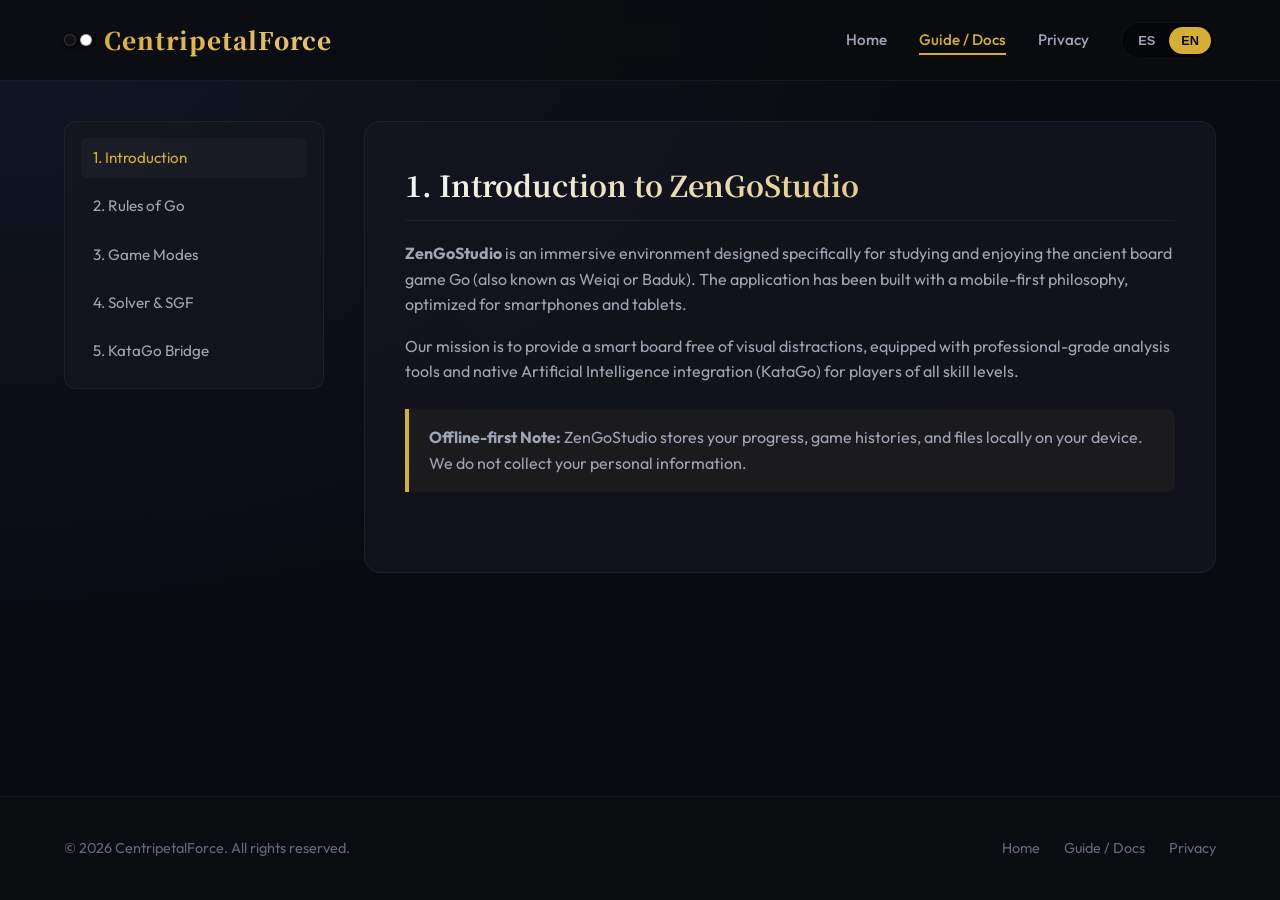
<file: docs.html>
<!DOCTYPE html>
<html lang="en" class="lang-en-active">
<head>
  <meta charset="UTF-8">
  <meta name="viewport" content="width=device-width, initial-scale=1.0">
  <title>ZenGoStudio — Guía del Usuario / User Manual</title>
  <meta name="description" content="User manual and documentation for ZenGoStudio, covering rules of Go, game modes (PvP, WebRTC, Tsumego, KataGo AI), and SGF imports.">
  <link rel="icon" type="image/svg+xml" href="data:image/svg+xml,<svg xmlns='http://www.w3.org/2000/svg' viewBox='0 0 100 100'><circle cx='35' cy='50' r='25' fill='%23111111' stroke='rgba(255,255,255,0.2)' stroke-width='4'/><circle cx='65' cy='50' r='25' fill='%23ffffff' stroke='rgba(0,0,0,0.3)' stroke-width='4'/></svg>">
  <link rel="stylesheet" href="style.css">
</head>
<body>

  <!-- Site Header -->
  <header class="site-header" id="main-header">
    <div class="container nav-wrapper">
      <a href="index.html" class="brand-logo" id="header-logo">
        <div class="yin-yang-icon">
          <div class="logo-stone black"></div>
          <div class="logo-stone white"></div>
        </div>
        <h1>CentripetalForce</h1>
      </a>
      
      <nav>
        <ul class="nav-menu" id="header-nav-menu">
          <li><a href="index.html" class="nav-link" id="nav-home"><span class="lang-es">Inicio</span><span class="lang-en">Home</span></a></li>
          <li><a href="docs.html" class="nav-link active" id="nav-guide"><span class="lang-es">Guía / Docs</span><span class="lang-en">Guide / Docs</span></a></li>
          <li><a href="privacy.html" class="nav-link" id="nav-privacy"><span class="lang-es">Privacidad</span><span class="lang-en">Privacy</span></a></li>
          <li>
            <div class="lang-switcher" id="header-lang-switcher">
              <button class="lang-btn" id="btn-lang-es" onclick="setLanguage('es')">ES</button>
              <button class="lang-btn active" id="btn-lang-en" onclick="setLanguage('en')">EN</button>
            </div>
          </li>
        </ul>
      </nav>
    </div>
  </header>

  <!-- Docs Section -->
  <main class="container" id="main-content">
    <div class="docs-layout" id="docs-layout-container">
      
      <!-- Sidebar Navigation -->
      <aside class="docs-sidebar" id="docs-sidebar-nav">
        <ul class="docs-nav" id="sidebar-links">
          <li class="docs-nav-item">
            <a href="#section-intro" class="docs-nav-link active" onclick="switchSection(event, 'section-intro')">
              <span class="lang-es">1. Introducción</span>
              <span class="lang-en">1. Introduction</span>
            </a>
          </li>
          <li class="docs-nav-item">
            <a href="#section-rules" class="docs-nav-link" onclick="switchSection(event, 'section-rules')">
              <span class="lang-es">2. Reglas del Go</span>
              <span class="lang-en">2. Rules of Go</span>
            </a>
          </li>
          <li class="docs-nav-item">
            <a href="#section-modes" class="docs-nav-link" onclick="switchSection(event, 'section-modes')">
              <span class="lang-es">3. Modos de Juego</span>
              <span class="lang-en">3. Game Modes</span>
            </a>
          </li>
          <li class="docs-nav-item">
            <a href="#section-tsumego" class="docs-nav-link" onclick="switchSection(event, 'section-tsumego')">
              <span class="lang-es">4. Banco & SGF</span>
              <span class="lang-en">4. Solver & SGF</span>
            </a>
          </li>
          <li class="docs-nav-item">
            <a href="#section-katago" class="docs-nav-link" onclick="switchSection(event, 'section-katago')">
              <span class="lang-es">5. Puente KataGo</span>
              <span class="lang-en">5. KataGo Bridge</span>
            </a>
          </li>
        </ul>
      </aside>

      <!-- Main Docs Content -->
      <section class="docs-content" id="docs-main-content">
        
        <!-- Section 1: Intro -->
        <div id="section-intro" class="docs-section active">
          <h2>
            <span class="lang-es">1. Introducción a ZenGoStudio</span>
            <span class="lang-en">1. Introduction to ZenGoStudio</span>
          </h2>
          <div class="lang-es">
            <p><strong>ZenGoStudio</strong> es un entorno inmersivo diseñado específicamente para el estudio y disfrute del juego de mesa milenario Go (también conocido como Weiqi o Baduk). La aplicación ha sido concebida con un enfoque móvil-first y optimizada tanto para smartphones como para tablets.</p>
            <p>Nuestra misión es proveer un tablero inteligente libre de distracciones visuales, dotado de herramientas analíticas de nivel profesional e integración nativa de Inteligencia Artificial (KataGo) para jugadores de todos los niveles.</p>
            <div class="highlight-box">
              <strong>Nota sobre diseño offline:</strong> ZenGoStudio almacena tus progresos, historiales y archivos localmente en el dispositivo. No recopilamos tu información personal.
            </div>
          </div>
          <div class="lang-en">
            <p><strong>ZenGoStudio</strong> is an immersive environment designed specifically for studying and enjoying the ancient board game Go (also known as Weiqi or Baduk). The application has been built with a mobile-first philosophy, optimized for smartphones and tablets.</p>
            <p>Our mission is to provide a smart board free of visual distractions, equipped with professional-grade analysis tools and native Artificial Intelligence integration (KataGo) for players of all skill levels.</p>
            <div class="highlight-box">
              <strong>Offline-first Note:</strong> ZenGoStudio stores your progress, game histories, and files locally on your device. We do not collect your personal information.
            </div>
          </div>
        </div>

        <!-- Section 2: Rules -->
        <div id="section-rules" class="docs-section">
          <h2>
            <span class="lang-es">2. Reglas del Go en la Aplicación</span>
            <span class="lang-en">2. Rules of Go in the App</span>
          </h2>
          <div class="lang-es">
            <p>Para aprender a jugar rápidamente y entender el comportamiento del validador de ZenGoStudio, estas son las reglas esenciales y mecánicas fundamentales de captura:</p>
            
            <h3>A. Libertades</h3>
            <p>Cada piedra colocada en el tablero debe tener al menos una intersección adyacente (horizontal o vertical) que esté vacía. Esta intersección libre se llama <strong>libertad</strong>. Si varias piedras del mismo color están adyacentes entre sí, forman una sola cadena o grupo y comparten todas sus libertades.</p>
            
            <h3>B. Atari</h3>
            <p>Cuando a una piedra o grupo de piedras le queda una sola libertad restante, se dice que está en <strong>Atari</strong>. Esto significa que está a un solo movimiento de ser capturada por el oponente en su siguiente turno.</p>
            
            <h3>C. Captura y Suicidio</h3>
            <p>Si ocupas todas las libertades de un grupo enemigo, este queda capturado y se retira del tablero. La regla del <strong>Suicidio</strong> prohíbe jugar una piedra en una intersección donde no tenga libertades, a menos que ese movimiento capture piedras enemigas y libere espacio en el tablero, haciéndolo completamente legal.</p>
            
            <h3>D. Regla de Ko (No Repetición)</h3>
            <p>Para evitar bucles infinitos, no está permitido capturar una única piedra si esto recrea de forma exacta el estado del tablero del turno anterior. El jugador en <strong>Ko</strong> debe realizar una jugada en otra zona del tablero (una amenaza de Ko) antes de poder recapturar la piedra original en turnos posteriores.</p>
          </div>
          <div class="lang-en">
            <p>To quickly start playing and understand ZenGoStudio's validation engine, these are the essential rules and capture mechanics:</p>
            
            <h3>A. Liberties</h3>
            <p>Every stone placed on the board must have at least one adjacent empty intersection (horizontally or vertically). This empty point is called a <strong>liberty</strong>. When stones of the same color are adjacent, they connect to form a string and share all their liberties.</p>
            
            <h3>B. Atari</h3>
            <p>When a stone or a string of connected stones is down to its last single liberty, it is said to be in <strong>Atari</strong>. This indicates that it is almost surrounded and will be captured if the opponent plays on that last liberty.</p>
            
            <h3>C. Capture & Suicide</h3>
            <p>If you occupy all liberties of an opposing string, it is captured and removed from the board. The <strong>Suicide</strong> rule forbids placing a stone on a point with no liberties, unless that play captures opposing stones, which removes them and immediately restores liberties to the placed stone.</p>
            
            <h3>D. Ko Rule (No Repetition)</h3>
            <p>To prevent endless capturing back and forth, a player cannot capture a single stone if it immediately repeats the exact board state of the previous turn. The player in <strong>Ko</strong> must play a move elsewhere on the board (a Ko threat) before being allowed to recapture in subsequent turns.</p>
          </div>
        </div>

        <!-- Section 3: Game Modes -->
        <div id="section-modes" class="docs-section">
          <h2>
            <span class="lang-es">3. Modos de Juego</span>
            <span class="lang-en">3. Game Modes</span>
          </h2>
          <div class="lang-es">
            <p>ZenGoStudio ofrece diversos formatos adaptados tanto a la práctica en solitario como al juego competitivo:</p>
            <h3>A. PvP Local (Tablero Inmersivo)</h3>
            <p>Permite a dos personas jugar en el mismo dispositivo física y simultáneamente. Al pulsar <strong>Iniciar Juego</strong>, la aplicación oculta la navegación del sistema y maximiza el Goban (tablero) para que ocupe todo el espacio táctil. Incluye relojes con soporte para Byo-Yomi e incrementos Fischer.</p>
            <h3>B. Multijugador LAN / WebRTC</h3>
            <p>Juega contra amigos en otra habitación o en cualquier parte del mundo sin registrarte. Ingresa un PIN de 4 dígitos generado por la app; ambos dispositivos se conectarán directamente mediante la red P2P WebRTC.</p>
            <h3>C. Sandbox de Estudio (Estilo Libre)</h3>
            <p>Un tablero libre para colocar piedras sin restricciones de turnos, ideal para recrear partidas famosas, probar variantes tácticas o analizar problemas complejos de forma visual.</p>
          </div>
          <div class="lang-en">
            <p>ZenGoStudio offers various formats tailored for solo practice and competitive play:</p>
            <h3>A. Local PvP (Immersive Goban)</h3>
            <p>Play against another person face-to-face on the same device. When clicking <strong>Start Game</strong>, the application hides the headers and navigation, scaling the board to cover the full screen. Includes professional chess clocks supporting Byo-Yomi and Fischer increments.</p>
            <h3>B. WebRTC P2P Multiplayer</h3>
            <p>Play against friends nearby or worldwide without creating an account. Enter a 4-digit PIN code generated by the app, and both devices will automatically connect directly using WebRTC peer-to-peer signalling.</p>
            <h3>C. Study Sandbox (Free Board)</h3>
            <p>A free-play board allowing you to place stones without strict turn restrictions. Ideal for reviewing famous games, testing tactical variants, or exploring complex shapes.</p>
          </div>
        </div>

        <!-- Section 4: Tsumego -->
        <div id="section-tsumego" class="docs-section">
          <h2>
            <span class="lang-es">4. Banco de Tsumegos e Importación SGF</span>
            <span class="lang-en">4. Tsumego Bank & SGF Import</span>
          </h2>
          <div class="lang-es">
            <p>El dominio táctico del Go reside en la resolución de ejercicios de Vida y Muerte (Tsumegos). ZenGoStudio incluye un solucionador interactivo inteligente:</p>
            <h3>A. Árbol de Respuestas (Branching)</h3>
            <p>Al intentar solucionar un problema, la aplicación responderá de forma automática reproduciendo los movimientos del defensor. Si juegas un movimiento incorrecto o fallido, el sistema te lo notificará visualmente para que puedas volver a intentar la secuencia correcta.</p>
            <h3>B. Importación SGF Local</h3>
            <p>Puedes importar tus propios problemas en formato estándar `.sgf` directamente desde el almacenamiento de tu teléfono. El lector procesará las marcas iniciales de piedras (`AB`, `AW`), el turno de juego (`PL`) y las ramas de variaciones para adaptarlas a la interfaz interactiva de la aplicación.</p>
          </div>
          <div class="lang-en">
            <p>Tactical mastery in Go comes from solving life-and-death puzzles (Tsumegos). ZenGoStudio includes a smart interactive solver:</p>
            <h3>A. Dynamic Branching</h3>
            <p>When solving an exercise, the app automatically replies as the defender. If you make a mistake, the system provides visual feedback, allowing you to backtrack and find the winning sequence.</p>
            <h3>B. Local SGF Problem Imports</h3>
            <p>Import your own problem files in standard `.sgf` format directly from your device storage. The parser reads initial stones (`AB`, `AW`), starting player (`PL`), and variation trees, converting them into an interactive game challenge.</p>
          </div>
        </div>

        <!-- Section 5: KataGo -->
        <div id="section-katago" class="docs-section">
          <h2>
            <span class="lang-es">5. Puente de Inteligencia Artificial (KataGo)</span>
            <span class="lang-en">5. KataGo AI Engine Bridge</span>
          </h2>
          <div class="lang-es">
            <p>Para análisis de nivel profesional, la aplicación integra de forma nativa la red neuronal de <strong>KataGo</strong>:</p>
            <h3>A. Motor ARM64 Nativo (Android/iOS)</h3>
            <p>En dispositivos móviles, KataGo corre directamente en el hardware local usando la GPU/NPU del dispositivo a través de GTP de baja latencia. Esto permite obtener análisis exactos y sugerencias de jugadas óptimas sin necesidad de conexión a internet o servidores remotos.</p>
            <h3>B. Análisis Interactivo de Partidas</h3>
            <p>Activa el modo de asistencia para visualizar un mapa de calor en tiempo real que indica los mejores puntos de juego en el tablero, la estimación del porcentaje de victoria para cada bando y el cálculo exacto del territorio (puntuación estimada).</p>
          </div>
          <div class="lang-en">
            <p>For professional-grade game analysis, the app features native integration with the <strong>KataGo</strong> neural network:</p>
            <h3>A. Native ARM64 Engine (Android/iOS)</h3>
            <p>On mobile platforms, KataGo runs locally on the device's GPU/NPU via low-latency GTP. This provides accurate move suggestions and win-rate evaluations without requiring internet connectivity or remote servers.</p>
            <h3>B. Interactive Game Review</h3>
            <p>Enable the analysis helper to display a real-time heatmap representing the best candidate moves, winrate estimates, and live territory projections.</p>
          </div>
        </div>

      </section>
    </div>
  </main>

  <!-- Site Footer -->
  <footer class="site-footer" id="main-footer">
    <div class="container footer-wrapper">
      <p id="footer-copy">&copy; 2026 CentripetalForce. <span class="lang-es">Todos los derechos reservados.</span><span class="lang-en">All rights reserved.</span></p>
      <ul class="footer-links" id="footer-links-list">
        <li><a href="index.html" class="footer-link"><span class="lang-es">Inicio</span><span class="lang-en">Home</span></a></li>
        <li><a href="docs.html" class="footer-link"><span class="lang-es">Guía / Docs</span><span class="lang-en">Guide / Docs</span></a></li>
        <li><a href="privacy.html" class="footer-link"><span class="lang-es">Privacidad</span><span class="lang-en">Privacy</span></a></li>
      </ul>
    </div>
  </footer>

  <script>
    // Language Switcher Logic
    function setLanguage(lang) {
      const htmlEl = document.documentElement;
      const btnEs = document.getElementById('btn-lang-es');
      const btnEn = document.getElementById('btn-lang-en');

      if (lang === 'en') {
        htmlEl.classList.remove('lang-es-active');
        htmlEl.classList.add('lang-en-active');
        htmlEl.setAttribute('lang', 'en');
        if (btnEs) btnEs.classList.remove('active');
        if (btnEn) btnEn.classList.add('active');
        localStorage.setItem('cf_lang', 'en');
      } else {
        htmlEl.classList.remove('lang-en-active');
        htmlEl.classList.add('lang-es-active');
        htmlEl.setAttribute('lang', 'es');
        if (btnEs) btnEs.classList.add('active');
        if (btnEn) btnEn.classList.remove('active');
        localStorage.setItem('cf_lang', 'es');
      }
    }

    // Interactive tabs for sections
    function switchSection(event, sectionId) {
      event.preventDefault();
      
      // Remove active from all sidebar links
      const links = document.querySelectorAll('.docs-nav-link');
      links.forEach(link => link.classList.remove('active'));
      
      // Add active to clicked link
      event.currentTarget.classList.add('active');
      
      // Hide all sections
      const sections = document.querySelectorAll('.docs-section');
      sections.forEach(section => section.classList.remove('active'));
      
      // Show target section
      const target = document.getElementById(sectionId);
      if (target) target.classList.add('active');

      // Scroll smoothly to main content container if on mobile
      if (window.innerWidth <= 768) {
        document.getElementById('docs-main-content').scrollIntoView({ behavior: 'smooth' });
      }
    }

    // Initialize Language Preference
    window.addEventListener('DOMContentLoaded', () => {
      const savedLang = localStorage.getItem('cf_lang') || 'en';
      setLanguage(savedLang);
    });
  </script>
</body>
</html>
</file>
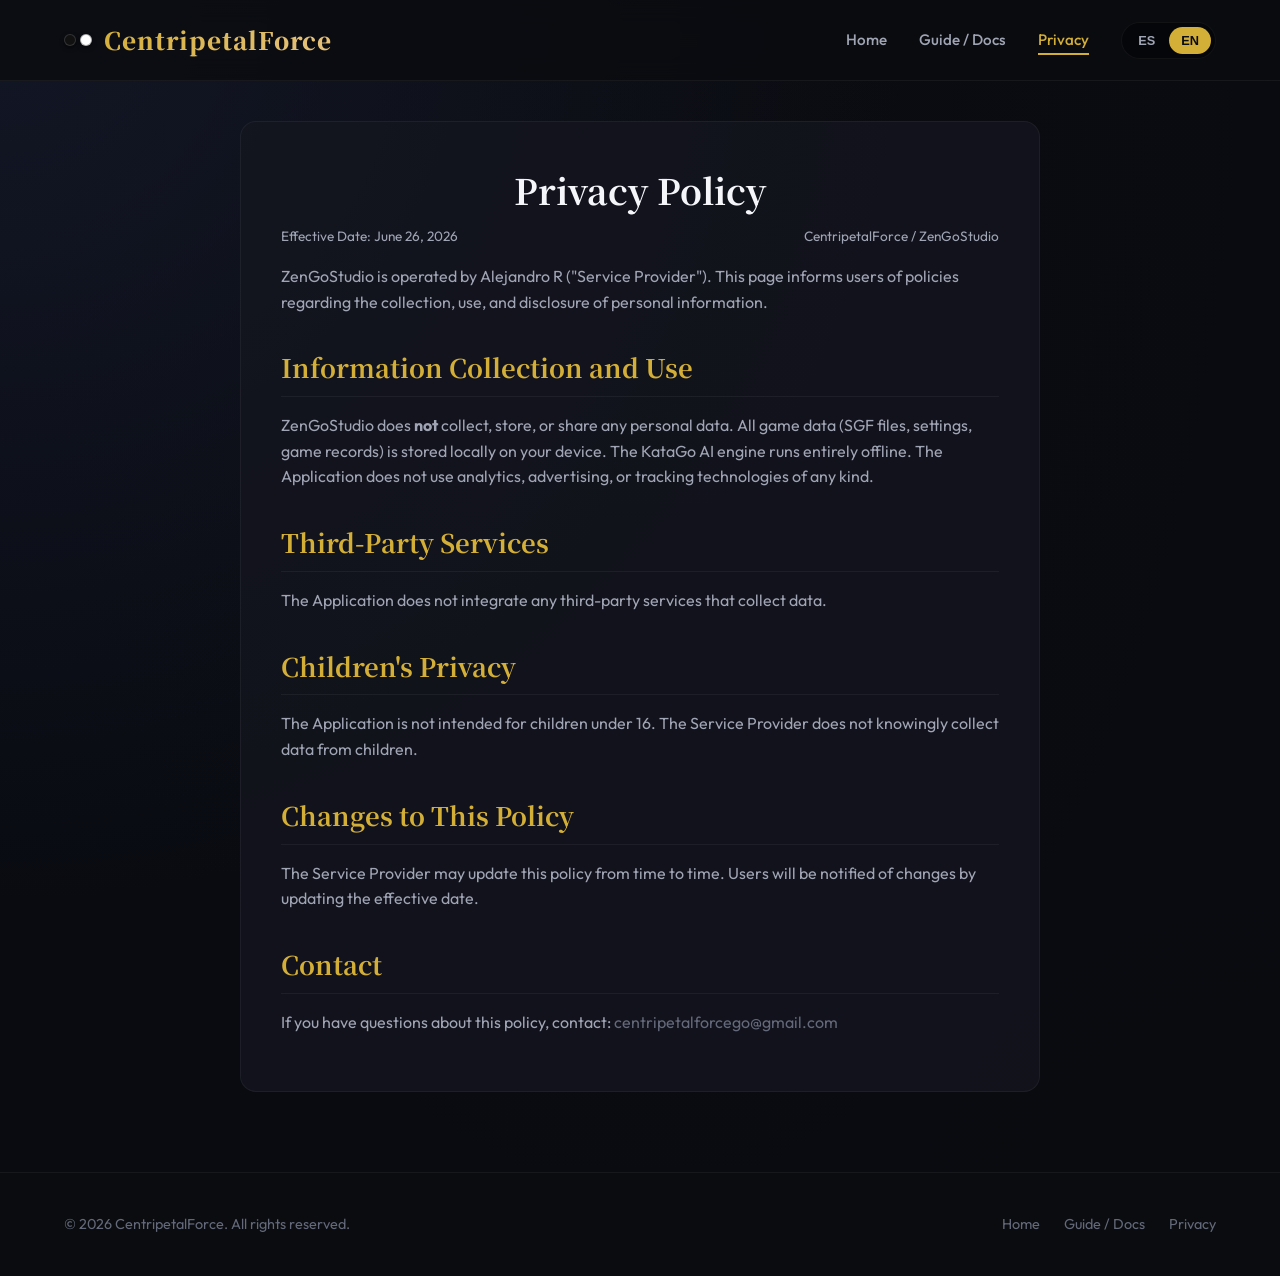
<file: privacy.html>
<!DOCTYPE html>
<html lang="en" class="lang-en-active">
<head>
  <meta charset="UTF-8">
  <meta name="viewport" content="width=device-width, initial-scale=1.0">
  <title>ZenGoStudio — Política de Privacidad / Privacy Policy</title>
  <meta name="description" content="Official Privacy Policy for ZenGoStudio, explaining data handling, local storage, WebRTC matches, and Google Play billing details.">
  <link rel="icon" type="image/svg+xml" href="data:image/svg+xml,<svg xmlns='http://www.w3.org/2000/svg' viewBox='0 0 100 100'><circle cx='35' cy='50' r='25' fill='%23111111' stroke='rgba(255,255,255,0.2)' stroke-width='4'/><circle cx='65' cy='50' r='25' fill='%23ffffff' stroke='rgba(0,0,0,0.3)' stroke-width='4'/></svg>">
  <link rel="stylesheet" href="style.css">
</head>
<body>

  <!-- Site Header -->
  <header class="site-header" id="main-header">
    <div class="container nav-wrapper">
      <a href="index.html" class="brand-logo" id="header-logo">
        <div class="yin-yang-icon">
          <div class="logo-stone black"></div>
          <div class="logo-stone white"></div>
        </div>
        <h1>CentripetalForce</h1>
      </a>
      
      <nav>
        <ul class="nav-menu" id="header-nav-menu">
          <li><a href="index.html" class="nav-link" id="nav-home"><span class="lang-es">Inicio</span><span class="lang-en">Home</span></a></li>
          <li><a href="docs.html" class="nav-link" id="nav-guide"><span class="lang-es">Guía / Docs</span><span class="lang-en">Guide / Docs</span></a></li>
          <li><a href="privacy.html" class="nav-link active" id="nav-privacy"><span class="lang-es">Privacidad</span><span class="lang-en">Privacy</span></a></li>
          <li>
            <div class="lang-switcher" id="header-lang-switcher">
              <button class="lang-btn" id="btn-lang-es" onclick="setLanguage('es')">ES</button>
              <button class="lang-btn active" id="btn-lang-en" onclick="setLanguage('en')">EN</button>
            </div>
          </li>
        </ul>
      </nav>
    </div>
  </header>

  <!-- Privacy Content -->
  <main class="container" id="main-content">
    <div class="privacy-layout" id="privacy-policy-container">
      
      <!-- Bilingual Heading Toggle -->
      <h1 style="font-family: var(--font-title); font-size: 2.2rem; text-align: center; margin-bottom: 8px;">
        <span class="lang-es">Política de Privacidad</span>
        <span class="lang-en">Privacy Policy</span>
      </h1>
      
      <p class="privacy-meta" id="privacy-metadata">
        <span><span class="lang-es">Fecha de entrada en vigor: 26 de junio de 2026</span><span class="lang-en">Effective Date: June 26, 2026</span></span>
        <span>CentripetalForce / ZenGoStudio</span>
      </p>

      <!-- SPANISH PRIVACY POLICY -->
      <div class="lang-es" id="policy-es">
        <p>ZenGoStudio es operado por Alejandro R ("Proveedor del Servicio"). Esta página informa a los usuarios sobre las políticas relativas a la recopilación, uso y divulgación de información personal.</p>
        
        <h2>Recopilación y Uso de Información</h2>
        <p>ZenGoStudio <strong>no</strong> recopila, almacena ni comparte ningún dato personal. Todos los datos del juego (archivos SGF, configuraciones, registros de partidas) se almacenan localmente en tu dispositivo. El motor de IA KataGo funciona completamente fuera de línea. La Aplicación no utiliza análisis, publicidad ni tecnologías de seguimiento de ningún tipo.</p>

        <h2>Servicios de Terceros</h2>
        <p>La Aplicación no integra ningún servicio de terceros que recopile datos.</p>

        <h2>Privacidad de los Niños</h2>
        <p>La Aplicación no está dirigida a niños menores de 16 años. El Proveedor del Servicio no recopila a sabiendas datos de niños.</p>

        <h2>Cambios a esta Política</h2>
        <p>El Proveedor del Servicio puede actualizar esta política de vez en cuando. Se notificará a los usuarios sobre los cambios actualizando la fecha de entrada en vigor.</p>

        <h2>Contacto</h2>
        <p>Si tienes preguntas sobre esta política, ponte en contacto en: <a href="mailto:centripetalforcego@gmail.com" class="footer-link">centripetalforcego@gmail.com</a></p>
      </div>

      <!-- ENGLISH PRIVACY POLICY -->
      <div class="lang-en" id="policy-en">
        <p>ZenGoStudio is operated by Alejandro R ("Service Provider"). This page informs users of policies regarding the collection, use, and disclosure of personal information.</p>
        
        <h2>Information Collection and Use</h2>
        <p>ZenGoStudio does <strong>not</strong> collect, store, or share any personal data. All game data (SGF files, settings, game records) is stored locally on your device. The KataGo AI engine runs entirely offline. The Application does not use analytics, advertising, or tracking technologies of any kind.</p>

        <h2>Third-Party Services</h2>
        <p>The Application does not integrate any third-party services that collect data.</p>

        <h2>Children's Privacy</h2>
        <p>The Application is not intended for children under 16. The Service Provider does not knowingly collect data from children.</p>

        <h2>Changes to This Policy</h2>
        <p>The Service Provider may update this policy from time to time. Users will be notified of changes by updating the effective date.</p>

        <h2>Contact</h2>
        <p>If you have questions about this policy, contact: <a href="mailto:centripetalforcego@gmail.com" class="footer-link">centripetalforcego@gmail.com</a></p>
      </div>

    </div>
  </main>

  <!-- Site Footer -->
  <footer class="site-footer" id="main-footer">
    <div class="container footer-wrapper">
      <p id="footer-copy">&copy; 2026 CentripetalForce. <span class="lang-es">Todos los derechos reservados.</span><span class="lang-en">All rights reserved.</span></p>
      <ul class="footer-links" id="footer-links-list">
        <li><a href="index.html" class="footer-link"><span class="lang-es">Inicio</span><span class="lang-en">Home</span></a></li>
        <li><a href="docs.html" class="footer-link"><span class="lang-es">Guía / Docs</span><span class="lang-en">Guide / Docs</span></a></li>
        <li><a href="privacy.html" class="footer-link"><span class="lang-es">Privacidad</span><span class="lang-en">Privacy</span></a></li>
      </ul>
    </div>
  </footer>

  <script>
    // Language Switcher Logic
    function setLanguage(lang) {
      const htmlEl = document.documentElement;
      const btnEs = document.getElementById('btn-lang-es');
      const btnEn = document.getElementById('btn-lang-en');

      if (lang === 'en') {
        htmlEl.classList.remove('lang-es-active');
        htmlEl.classList.add('lang-en-active');
        htmlEl.setAttribute('lang', 'en');
        if (btnEs) btnEs.classList.remove('active');
        if (btnEn) btnEn.classList.add('active');
        localStorage.setItem('cf_lang', 'en');
      } else {
        htmlEl.classList.remove('lang-en-active');
        htmlEl.classList.add('lang-es-active');
        htmlEl.setAttribute('lang', 'es');
        if (btnEs) btnEs.classList.add('active');
        if (btnEn) btnEn.classList.remove('active');
        localStorage.setItem('cf_lang', 'es');
      }
    }

    // Initialize Language Preference
    window.addEventListener('DOMContentLoaded', () => {
      const savedLang = localStorage.getItem('cf_lang') || 'en';
      setLanguage(savedLang);
    });
  </script>
</body>
</html>
</file>
<file: style.css>
/* CentripetalForce Portal - Premium Cyber-Dark Stylesheet */
@import url('https://fonts.googleapis.com/css2?family=Noto+Serif+JP:wght@400;700;900&family=Outfit:wght@300;400;600;800&display=swap');

:root {
  /* Color Palette matching ZenGoStudio app */
  --bg-deep: hsl(225, 30%, 5%);
  --bg-dark: #0b0c10;
  --bg-card: rgba(20, 22, 31, 0.75);
  --bg-card-hover: rgba(28, 31, 44, 0.9);
  
  --primary-gold: #d4af37;
  --primary-gold-glow: rgba(212, 175, 55, 0.25);
  --primary-gold-active: #f3cf55;
  --accent-wood: #e6c280;
  
  --text-light: #f5f6fa;
  --text-gray: #a0a5b5;
  --text-muted: #63697a;
  
  --glass-border: rgba(255, 255, 255, 0.05);
  --glass-bg: rgba(255, 255, 255, 0.02);
  
  --font-global: 'Outfit', sans-serif;
  --font-title: 'Noto Serif JP', serif;
  
  --stone-black: radial-gradient(circle at 30% 30%, #40424f 0%, #15161c 60%, #050508 100%);
  --stone-white: radial-gradient(circle at 30% 30%, #ffffff 0%, #e2e4ed 50%, #b8bac4 100%);
  
  --shadow-glow: 0 0 20px var(--primary-gold-glow);
  --transition-smooth: all 0.3s cubic-bezier(0.25, 0.8, 0.25, 1);
}

/* Global Reset */
* {
  box-sizing: border-box;
  margin: 0;
  padding: 0;
}

html {
  scroll-behavior: smooth;
}

body {
  background-color: var(--bg-deep);
  background-image: 
    radial-gradient(at 0% 0%, rgba(21, 26, 43, 0.8) 0, transparent 50%), 
    radial-gradient(at 50% 0%, rgba(11, 12, 16, 0.9) 0, transparent 70%),
    radial-gradient(at 100% 100%, rgba(13, 11, 5, 0.15) 0, transparent 50%);
  color: var(--text-light);
  font-family: var(--font-global);
  line-height: 1.6;
  min-height: 100vh;
  display: flex;
  flex-direction: column;
  overflow-x: hidden;
}

/* Scrollbar Customization */
::-webkit-scrollbar {
  width: 8px;
}
::-webkit-scrollbar-track {
  background: var(--bg-deep);
}
::-webkit-scrollbar-thumb {
  background: rgba(212, 175, 55, 0.2);
  border-radius: 4px;
}
::-webkit-scrollbar-thumb:hover {
  background: rgba(212, 175, 55, 0.4);
}

/* Layout Containers */
.container {
  width: 100%;
  max-width: 1200px;
  margin: 0 auto;
  padding: 0 24px;
}

/* Header & Navigation */
.site-header {
  backdrop-filter: blur(12px);
  -webkit-backdrop-filter: blur(12px);
  background: rgba(11, 12, 16, 0.8);
  border-bottom: 1px solid var(--glass-border);
  position: sticky;
  top: 0;
  z-index: 100;
  transition: var(--transition-smooth);
}

.nav-wrapper {
  display: flex;
  justify-content: space-between;
  align-items: center;
  height: 80px;
}

.brand-logo {
  display: flex;
  align-items: center;
  gap: 12px;
  text-decoration: none;
  color: var(--text-light);
}

.brand-logo h1 {
  font-family: var(--font-title);
  font-size: 1.5rem;
  font-weight: 900;
  letter-spacing: 1px;
  background: linear-gradient(135deg, var(--primary-gold) 0%, var(--accent-wood) 100%);
  -webkit-background-clip: text;
  -webkit-text-fill-color: transparent;
}

/* Yin Yang Logo Stone */
.yin-yang-icon {
  display: flex;
  gap: 4px;
  align-items: center;
}

.logo-stone {
  width: 12px;
  height: 12px;
  border-radius: 50%;
  box-shadow: 0 2px 4px rgba(0,0,0,0.5);
}

.logo-stone.black {
  background: #111;
  border: 1px solid rgba(255, 255, 255, 0.15);
}

.logo-stone.white {
  background: #fff;
  border: 1px solid rgba(0, 0, 0, 0.3);
}

/* Nav Menu */
.nav-menu {
  display: flex;
  align-items: center;
  gap: 32px;
  list-style: none;
}

.nav-link {
  color: var(--text-gray);
  text-decoration: none;
  font-weight: 500;
  font-size: 0.95rem;
  transition: var(--transition-smooth);
  position: relative;
  padding: 6px 0;
}

.nav-link:hover, .nav-link.active {
  color: var(--primary-gold);
}

.nav-link::after {
  content: '';
  position: absolute;
  bottom: 0;
  left: 0;
  width: 0;
  height: 2px;
  background: var(--primary-gold);
  transition: var(--transition-smooth);
}

.nav-link:hover::after, .nav-link.active::after {
  width: 100%;
}

/* Hero Section */
.hero {
  padding: 80px 0 60px;
  text-align: center;
  position: relative;
}

.hero-subtitle {
  font-size: 0.9rem;
  text-transform: uppercase;
  letter-spacing: 4px;
  color: var(--primary-gold);
  font-weight: 600;
  margin-bottom: 16px;
  text-shadow: var(--shadow-glow);
}

.hero-title {
  font-family: var(--font-title);
  font-size: 3rem;
  font-weight: 900;
  line-height: 1.2;
  margin-bottom: 24px;
  letter-spacing: -0.5px;
}

.hero-title span {
  background: linear-gradient(135deg, var(--text-light) 30%, var(--primary-gold) 100%);
  -webkit-background-clip: text;
  -webkit-text-fill-color: transparent;
}

.hero-description {
  max-width: 680px;
  margin: 0 auto 40px;
  font-size: 1.15rem;
  color: var(--text-gray);
}

/* CTA Buttons */
.cta-group {
  display: flex;
  justify-content: center;
  gap: 16px;
  flex-wrap: wrap;
}

.btn {
  display: inline-flex;
  align-items: center;
  justify-content: center;
  gap: 10px;
  padding: 12px 28px;
  border-radius: 30px;
  font-weight: 600;
  text-decoration: none;
  font-size: 0.95rem;
  cursor: pointer;
  transition: var(--transition-smooth);
}

.btn-primary {
  background: linear-gradient(135deg, var(--primary-gold) 0%, var(--accent-wood) 100%);
  color: #0b0c10;
  box-shadow: 0 4px 15px rgba(212, 175, 55, 0.3);
  border: none;
}

.btn-primary:hover {
  transform: translateY(-2px);
  box-shadow: 0 6px 20px rgba(212, 175, 55, 0.5);
}

.btn-secondary {
  background: var(--glass-bg);
  border: 1px solid var(--glass-border);
  color: var(--text-light);
}

.btn-secondary:hover {
  background: rgba(255,255,255,0.06);
  border-color: rgba(255,255,255,0.15);
  transform: translateY(-2px);
}

/* Language Switcher */
.lang-switcher {
  display: flex;
  background: rgba(0, 0, 0, 0.4);
  border: 1px solid var(--glass-border);
  border-radius: 20px;
  padding: 4px;
  gap: 2px;
}

.lang-btn {
  background: transparent;
  border: none;
  color: var(--text-gray);
  padding: 6px 12px;
  border-radius: 16px;
  font-size: 0.8rem;
  font-weight: 600;
  cursor: pointer;
  transition: var(--transition-smooth);
}

.lang-btn.active {
  background: var(--primary-gold);
  color: #0b0c10;
}

/* Feature Grid & Cards */
.features-section {
  padding: 60px 0;
}

.section-header {
  text-align: center;
  margin-bottom: 50px;
}

.section-header h2 {
  font-family: var(--font-title);
  font-size: 2.2rem;
  margin-bottom: 12px;
}

.section-header p {
  color: var(--text-gray);
  max-width: 600px;
  margin: 0 auto;
}

.grid {
  display: grid;
  grid-template-columns: repeat(auto-fit, minmax(280px, 1fr));
  gap: 30px;
}

.card {
  background: var(--bg-card);
  border: 1px solid var(--glass-border);
  border-radius: 16px;
  padding: 32px;
  transition: var(--transition-smooth);
  position: relative;
  overflow: hidden;
}

.card::before {
  content: '';
  position: absolute;
  top: 0;
  left: 0;
  width: 100%;
  height: 4px;
  background: transparent;
  transition: var(--transition-smooth);
}

.card:hover {
  transform: translateY(-5px);
  background: var(--bg-card-hover);
  border-color: rgba(212, 175, 55, 0.2);
  box-shadow: 0 10px 30px rgba(0, 0, 0, 0.4);
}

.card:hover::before {
  background: linear-gradient(90deg, var(--primary-gold), var(--accent-wood));
}

.card-icon {
  width: 48px;
  height: 48px;
  background: rgba(212, 175, 55, 0.1);
  border-radius: 12px;
  display: flex;
  align-items: center;
  justify-content: center;
  color: var(--primary-gold);
  font-size: 1.5rem;
  margin-bottom: 24px;
}

.card h3 {
  font-family: var(--font-title);
  font-size: 1.25rem;
  margin-bottom: 12px;
  color: var(--text-light);
}

.card p {
  color: var(--text-gray);
  font-size: 0.95rem;
}

/* Beautiful Interactive Goban Mockup */
/* Beautiful Interactive Goban Mockup aligned on Intersections */
.board-mockup-wrapper {
  margin: 50px auto 20px;
  max-width: 320px;
  width: 100%;
  aspect-ratio: 1;
  background: #dbb374;
  border: 6px solid #8c6221;
  border-radius: 8px;
  box-shadow: 0 15px 40px rgba(0,0,0,0.6), inset 0 0 10px rgba(0,0,0,0.2);
  padding: 16px;
  position: relative;
  display: grid;
  grid-template-columns: repeat(7, 1fr);
  grid-template-rows: repeat(7, 1fr);
  gap: 0; /* Gaps removed so grid lines align seamlessly */
}

.board-cell {
  position: relative;
  display: flex;
  align-items: center;
  justify-content: center;
  z-index: 10;
}

/* Horizontal and Vertical lines crossing at the exact center of each cell */
.board-cell::before,
.board-cell::after {
  content: '';
  position: absolute;
  background: rgba(0, 0, 0, 0.45); /* Clear, crisp grid lines */
  pointer-events: none;
}

/* Horizontal line: spans full width, centered vertically */
.board-cell::before {
  top: 50%;
  left: 0;
  right: 0;
  height: 2px;
  transform: translateY(-50%);
}

/* Vertical line: spans full height, centered horizontally */
.board-cell::after {
  left: 50%;
  top: 0;
  bottom: 0;
  width: 2px;
  transform: translateX(-50%);
}

/* --- Edge and Corner alignment so lines terminate exactly at outer intersections --- */

/* First row: vertical lines only go from center (50%) to bottom (100%) */
.board-cell:nth-child(-n+7)::after {
  top: 50%;
}

/* Last row: vertical lines only go from top (0) to center (50%) */
.board-cell:nth-child(n+43)::after {
  bottom: 50%;
}

/* First column: horizontal lines only go from center (50%) to right (100%) */
.board-cell:nth-child(7n+1)::before {
  left: 50%;
}

/* Last column: horizontal lines only go from left (0) to center (50%) */
.board-cell:nth-child(7n)::before {
  right: 50%;
}

.board-stone {
  width: 85%;
  height: 85%;
  border-radius: 50%;
  transition: transform 0.2s cubic-bezier(0.175, 0.885, 0.32, 1.275);
  position: relative;
  z-index: 15; /* Renders above the crossing lines */
}

.board-stone.black {
  background: var(--stone-black);
  box-shadow: 0 2px 4px rgba(0,0,0,0.4), inset 0 -1px 2px rgba(0,0,0,0.4);
}

.board-stone.white {
  background: var(--stone-white);
  box-shadow: 0 2px 4px rgba(0,0,0,0.25), inset 0 -1px 2px rgba(0,0,0,0.15);
}

.board-stone:hover {
  transform: scale(1.15);
}

/* Documentation Content Styles */
.docs-layout {
  display: grid;
  grid-template-columns: 260px 1fr;
  gap: 40px;
  padding: 40px 0 80px;
}

.docs-sidebar {
  position: sticky;
  top: 120px;
  height: fit-content;
}

.docs-nav {
  list-style: none;
  background: var(--bg-card);
  border: 1px solid var(--glass-border);
  border-radius: 12px;
  padding: 16px;
}

.docs-nav-item {
  margin-bottom: 8px;
}

.docs-nav-item:last-child {
  margin-bottom: 0;
}

.docs-nav-link {
  display: block;
  padding: 8px 12px;
  color: var(--text-gray);
  text-decoration: none;
  border-radius: 6px;
  font-size: 0.95rem;
  transition: var(--transition-smooth);
}

.docs-nav-link:hover, .docs-nav-link.active {
  color: var(--primary-gold);
  background: rgba(255, 255, 255, 0.03);
}

.docs-content {
  background: var(--bg-card);
  border: 1px solid var(--glass-border);
  border-radius: 16px;
  padding: 40px;
}

.docs-section {
  display: none; /* Controlled by JavaScript switcher */
  margin-bottom: 40px;
}

.docs-section.active {
  display: block;
  animation: fadeIn 0.4s ease;
}

.docs-content h2 {
  font-family: var(--font-title);
  font-size: 1.8rem;
  border-bottom: 1px solid var(--glass-border);
  padding-bottom: 12px;
  margin-bottom: 20px;
  background: linear-gradient(135deg, var(--text-light) 0%, var(--primary-gold) 100%);
  -webkit-background-clip: text;
  -webkit-text-fill-color: transparent;
}

.docs-content h3 {
  font-family: var(--font-title);
  font-size: 1.25rem;
  margin: 24px 0 12px;
  color: var(--primary-gold);
}

.docs-content p {
  color: var(--text-gray);
  margin-bottom: 16px;
}

.docs-content ul, .docs-content ol {
  margin-left: 20px;
  margin-bottom: 20px;
  color: var(--text-gray);
}

.docs-content li {
  margin-bottom: 8px;
}

.highlight-box {
  background: rgba(212, 175, 55, 0.05);
  border-left: 4px solid var(--primary-gold);
  padding: 16px 20px;
  border-radius: 0 8px 8px 0;
  margin: 24px 0;
  color: var(--text-gray);
}

/* Bilingual Display Engine */
.lang-es, .lang-en {
  display: none;
}

/* When document has class 'lang-es-active', show elements with 'lang-es' */
html.lang-es-active .lang-es {
  display: block;
}
html.lang-es-active span.lang-es, html.lang-es-active strong.lang-es, html.lang-es-active a.lang-es, html.lang-es-active em.lang-es, html.lang-es-active i.lang-es {
  display: inline;
}

/* When document has class 'lang-en-active', show elements with 'lang-en' */
html.lang-en-active .lang-en {
  display: block;
}
html.lang-en-active span.lang-en, html.lang-en-active strong.lang-en, html.lang-en-active a.lang-en, html.lang-en-active em.lang-en, html.lang-en-active i.lang-en {
  display: inline;
}

/* Privacy Page Specifics */
.privacy-layout {
  max-width: 800px;
  margin: 40px auto 80px;
  background: var(--bg-card);
  border: 1px solid var(--glass-border);
  border-radius: 16px;
  padding: 40px;
}

.privacy-layout h2 {
  font-family: var(--font-title);
  font-size: 1.6rem;
  margin-top: 32px;
  margin-bottom: 16px;
  color: var(--primary-gold);
  border-bottom: 1px solid var(--glass-border);
  padding-bottom: 8px;
}

.privacy-layout h3 {
  font-size: 1.15rem;
  margin-top: 24px;
  margin-bottom: 12px;
  color: var(--text-light);
}

.privacy-layout p {
  color: var(--text-gray);
  margin-bottom: 16px;
}

.privacy-layout ul {
  margin-left: 20px;
  margin-bottom: 16px;
  color: var(--text-gray);
}

.privacy-layout li {
  margin-bottom: 6px;
}

.privacy-meta {
  color: var(--text-muted);
  font-size: 0.85rem;
  margin-bottom: 30px;
  display: flex;
  justify-content: space-between;
}

/* Footer */
.site-footer {
  margin-top: auto;
  border-top: 1px solid var(--glass-border);
  background: rgba(11, 12, 16, 0.95);
  padding: 40px 0;
  color: var(--text-muted);
  font-size: 0.9rem;
}

.footer-wrapper {
  display: flex;
  justify-content: space-between;
  align-items: center;
  flex-wrap: wrap;
  gap: 20px;
}

.footer-links {
  display: flex;
  gap: 24px;
  list-style: none;
}

.footer-link {
  color: var(--text-muted);
  text-decoration: none;
  transition: var(--transition-smooth);
}

.footer-link:hover {
  color: var(--primary-gold);
}

/* Animations */
@keyframes fadeIn {
  from { opacity: 0; transform: translateY(10px); }
  to { opacity: 1; transform: translateY(0); }
}

/* Responsive Rules */
@media (max-width: 768px) {
  .hero-title {
    font-size: 2.2rem;
  }
  
  .docs-layout {
    grid-template-columns: 1fr;
  }
  
  .docs-sidebar {
    position: static;
    margin-bottom: 20px;
  }
  
  .nav-wrapper {
    height: 70px;
  }
  
  .nav-menu {
    gap: 16px;
  }
  
  .nav-link {
    font-size: 0.85rem;
  }
  
  .footer-wrapper {
    flex-direction: column;
    text-align: center;
  }
}

/* Project Showcase Layout */
.apps-section {
  padding: 60px 0 100px;
}

.project-card {
  background: var(--bg-card);
  border: 1px solid var(--glass-border);
  border-radius: 20px;
  padding: 48px;
  margin-top: 40px;
  transition: var(--transition-smooth);
}

.project-card:hover {
  border-color: rgba(212, 175, 55, 0.2);
  box-shadow: 0 15px 40px rgba(0, 0, 0, 0.5);
  background: var(--bg-card-hover);
}

.project-header {
  margin-bottom: 32px;
  border-bottom: 1px solid var(--glass-border);
  padding-bottom: 24px;
}

.project-title {
  font-family: var(--font-title);
  font-size: 2.2rem;
  font-weight: 900;
  background: linear-gradient(135deg, var(--text-light) 0%, var(--primary-gold) 100%);
  -webkit-background-clip: text;
  -webkit-text-fill-color: transparent;
  display: flex;
  align-items: center;
  gap: 12px;
}

.project-tagline {
  color: var(--text-gray);
  font-size: 1.1rem;
  margin-top: 8px;
}

.project-body-grid {
  display: grid;
  grid-template-columns: 1fr 1.2fr;
  gap: 48px;
  align-items: center;
}

@media (max-width: 992px) {
  .project-body-grid {
    grid-template-columns: 1fr;
    gap: 32px;
  }
  .project-card {
    padding: 24px;
  }
}

/* Screenshots Gallery Section */
.screenshot-gallery-section {
  padding: 80px 0;
  border-top: 1px solid var(--glass-border);
  position: relative;
}

.gallery-header {
  text-align: center;
  margin-bottom: 48px;
}

.gallery-header h2 {
  font-family: var(--font-title);
  font-size: 2.2rem;
  font-weight: 900;
  margin-bottom: 16px;
  background: linear-gradient(135deg, var(--text-light) 0%, var(--primary-gold) 100%);
  -webkit-background-clip: text;
  -webkit-text-fill-color: transparent;
}

.gallery-header p {
  color: var(--text-gray);
  max-width: 600px;
  margin: 0 auto;
  font-size: 1.05rem;
}

/* Carousel Styles */
.carousel-wrapper {
  position: relative;
  max-width: 1000px;
  margin: 0 auto;
  padding: 0 50px;
}

.carousel-viewport {
  overflow: hidden;
  border-radius: 16px;
  border: 1px solid var(--glass-border);
  background: rgba(11, 12, 16, 0.4);
}

.carousel-track {
  display: flex;
  transition: transform 0.5s cubic-bezier(0.25, 0.8, 0.25, 1);
  will-change: transform;
}

.carousel-slide {
  flex: 0 0 100%;
  display: flex;
  flex-direction: column;
  align-items: center;
  padding: 24px;
  box-sizing: border-box;
}

.carousel-slide img {
  max-height: 500px;
  max-width: 100%;
  object-fit: contain;
  border-radius: 12px;
  box-shadow: 0 10px 30px rgba(0, 0, 0, 0.6);
  cursor: pointer;
  transition: transform 0.3s ease;
}

.carousel-slide img:hover {
  transform: scale(1.02);
}

.carousel-caption {
  margin-top: 20px;
  text-align: center;
  max-width: 600px;
}

.carousel-caption h3 {
  font-family: var(--font-title);
  color: var(--primary-gold);
  font-size: 1.3rem;
  margin-bottom: 8px;
}

.carousel-caption p {
  color: var(--text-gray);
  font-size: 0.95rem;
  line-height: 1.5;
}

/* Carousel Buttons */
.carousel-nav-btn {
  position: absolute;
  top: 50%;
  transform: translateY(-50%);
  width: 44px;
  height: 44px;
  border-radius: 50%;
  background: rgba(20, 22, 31, 0.8);
  border: 1px solid var(--glass-border);
  color: var(--text-light);
  font-size: 1.2rem;
  cursor: pointer;
  display: flex;
  align-items: center;
  justify-content: center;
  transition: var(--transition-smooth);
  z-index: 10;
}

.carousel-nav-btn:hover {
  background: var(--primary-gold);
  color: var(--bg-dark);
  box-shadow: var(--shadow-glow);
  border-color: var(--primary-gold);
}

.carousel-nav-btn.prev {
  left: 0;
}

.carousel-nav-btn.next {
  right: 0;
}

/* Indicators */
.carousel-indicators {
  display: flex;
  justify-content: center;
  gap: 8px;
  margin-top: 24px;
}

.indicator-dot {
  width: 10px;
  height: 10px;
  border-radius: 50%;
  background: rgba(255, 255, 255, 0.2);
  border: none;
  cursor: pointer;
  transition: var(--transition-smooth);
}

.indicator-dot.active {
  background: var(--primary-gold);
  width: 24px;
  border-radius: 10px;
  box-shadow: var(--shadow-glow);
}

/* Lightbox Modal */
.lightbox-modal {
  display: none;
  position: fixed;
  top: 0;
  left: 0;
  width: 100%;
  height: 100%;
  background: rgba(5, 5, 8, 0.95);
  z-index: 200;
  justify-content: center;
  align-items: center;
  opacity: 0;
  transition: opacity 0.3s ease;
}

.lightbox-modal.active {
  display: flex;
  opacity: 1;
}

.lightbox-content {
  position: relative;
  max-width: 90%;
  max-height: 90%;
  display: flex;
  flex-direction: column;
  align-items: center;
}

.lightbox-img {
  max-width: 100%;
  max-height: 80vh;
  object-fit: contain;
  border-radius: 8px;
  box-shadow: 0 10px 40px rgba(0, 0, 0, 0.8);
}

.lightbox-close {
  position: absolute;
  top: -40px;
  right: 0;
  color: var(--text-light);
  font-size: 2rem;
  background: none;
  border: none;
  cursor: pointer;
  transition: var(--transition-smooth);
}

.lightbox-close:hover {
  color: var(--primary-gold);
  transform: scale(1.1);
}

.lightbox-caption {
  color: var(--text-light);
  margin-top: 16px;
  font-size: 1.1rem;
  text-align: center;
  font-family: var(--font-title);
  text-shadow: 0 2px 4px rgba(0,0,0,0.8);
}

/* Beta / Testing Section */
.beta-testing-section {
  padding: 80px 0 100px;
  background: linear-gradient(180deg, var(--bg-deep) 0%, rgba(20, 22, 31, 0.5) 100%);
  border-top: 1px solid var(--glass-border);
}

.beta-grid {
  display: grid;
  grid-template-columns: 1.2fr 1fr;
  gap: 48px;
  align-items: start;
}

.beta-content h2 {
  font-family: var(--font-title);
  font-size: 2.2rem;
  font-weight: 900;
  margin-bottom: 24px;
  background: linear-gradient(135deg, var(--text-light) 0%, var(--primary-gold) 100%);
  -webkit-background-clip: text;
  -webkit-text-fill-color: transparent;
}

.beta-content p {
  color: var(--text-gray);
  margin-bottom: 20px;
  font-size: 1.05rem;
}

.beta-instructions {
  background: rgba(255, 255, 255, 0.02);
  border: 1px solid var(--glass-border);
  border-radius: 16px;
  padding: 24px;
  margin-top: 32px;
}

.beta-instructions h3 {
  font-family: var(--font-title);
  color: var(--primary-gold);
  margin-bottom: 16px;
  font-size: 1.2rem;
}

.beta-step-list {
  list-style: none;
}

.beta-step-item {
  position: relative;
  padding-left: 36px;
  margin-bottom: 16px;
  font-size: 0.95rem;
  color: var(--text-gray);
}

.beta-step-item:last-child {
  margin-bottom: 0;
}

.beta-step-number {
  position: absolute;
  left: 0;
  top: 0;
  width: 24px;
  height: 24px;
  border-radius: 50%;
  background: rgba(212, 175, 55, 0.1);
  border: 1px solid var(--primary-gold);
  color: var(--primary-gold);
  display: flex;
  align-items: center;
  justify-content: center;
  font-weight: 600;
  font-size: 0.85rem;
}

.beta-cards {
  display: flex;
  flex-direction: column;
  gap: 24px;
}

.beta-card {
  background: var(--bg-card);
  border: 1px solid var(--glass-border);
  border-radius: 20px;
  padding: 32px;
  text-align: center;
  transition: var(--transition-smooth);
  display: flex;
  flex-direction: column;
  align-items: center;
  justify-content: center;
}

.beta-card:hover {
  border-color: rgba(212, 175, 55, 0.3);
  box-shadow: 0 10px 30px rgba(0, 0, 0, 0.4);
  background: var(--bg-card-hover);
}

.beta-card-icon {
  font-size: 2.5rem;
  margin-bottom: 16px;
}

.beta-card h4 {
  font-family: var(--font-title);
  font-size: 1.3rem;
  margin-bottom: 8px;
  color: var(--text-light);
}

.beta-card p {
  color: var(--text-muted);
  font-size: 0.9rem;
  margin-bottom: 24px;
  max-width: 280px;
}

.beta-btn {
  width: 100%;
  max-width: 260px;
  text-transform: uppercase;
  letter-spacing: 1px;
}

@media (max-width: 992px) {
  .beta-grid {
    grid-template-columns: 1fr;
    gap: 40px;
  }
  
  .carousel-wrapper {
    padding: 0 20px;
  }
  
  .carousel-nav-btn {
    display: none;
  }
}

/* Subtle Centripetal Force Background Animation */
.centripetal-bg-container {
  position: fixed;
  top: 0;
  left: 0;
  width: 100%;
  height: 100%;
  z-index: -1; /* Colocado exactamente sobre el fondo del body */
  overflow: hidden;
  pointer-events: none;
  opacity: 0.55; /* Mayor opacidad para que sea visible en cualquier pantalla */
}

.force-center {
  position: absolute;
  top: 50%;
  left: 50%;
  width: 8px;
  height: 8px;
  background: var(--primary-gold);
  border-radius: 50%;
  box-shadow: 0 0 35px 12px rgba(212, 175, 55, 0.5);
  transform: translate(-50%, -50%);
}

.orbit-ring {
  position: absolute;
  top: 50%;
  left: 50%;
  border: 1px dashed rgba(212, 175, 55, 0.15); /* Órbitas punteadas más visibles */
  border-radius: 50%;
  transform: translate(-50%, -50%);
  pointer-events: none;
}

.orbit-ring-1 { width: 250px; height: 250px; }
.orbit-ring-2 { width: 500px; height: 500px; }
.orbit-ring-3 { width: 800px; height: 800px; }
.orbit-ring-4 { width: 1200px; height: 1200px; }

.orbit-rotator {
  width: 100%;
  height: 100%;
  position: relative;
}

.orbit-particle {
  position: absolute;
  width: 6px; /* Partículas más grandes */
  height: 6px;
  background: var(--primary-gold);
  border-radius: 50%;
  box-shadow: 0 0 10px 2px var(--primary-gold); /* Mayor brillo */
  opacity: 0.85;
}

/* Position particles on the dashed rings */
.orbit-ring-1 .orbit-particle { top: 0; left: 50%; transform: translate(-50%, -50%); }
.orbit-ring-2 .orbit-particle { top: 50%; left: 0; transform: translate(-50%, -50%); }
.orbit-ring-3 .orbit-particle { top: 0; left: 50%; transform: translate(-50%, -50%); }
.orbit-ring-4 .orbit-particle { top: 50%; left: 100%; transform: translate(-50%, -50%); }

/* Rotation Animations for Orbital Movement */
.rotator-1 { animation: orbitRotate 20s linear infinite; }
.rotator-2 { animation: orbitRotate 35s linear infinite reverse; }
.rotator-3 { animation: orbitRotate 55s linear infinite; }
.rotator-4 { animation: orbitRotate 80s linear infinite reverse; }

@keyframes orbitRotate {
  from { transform: rotate(0deg); }
  to { transform: rotate(360deg); }
}
</file>
